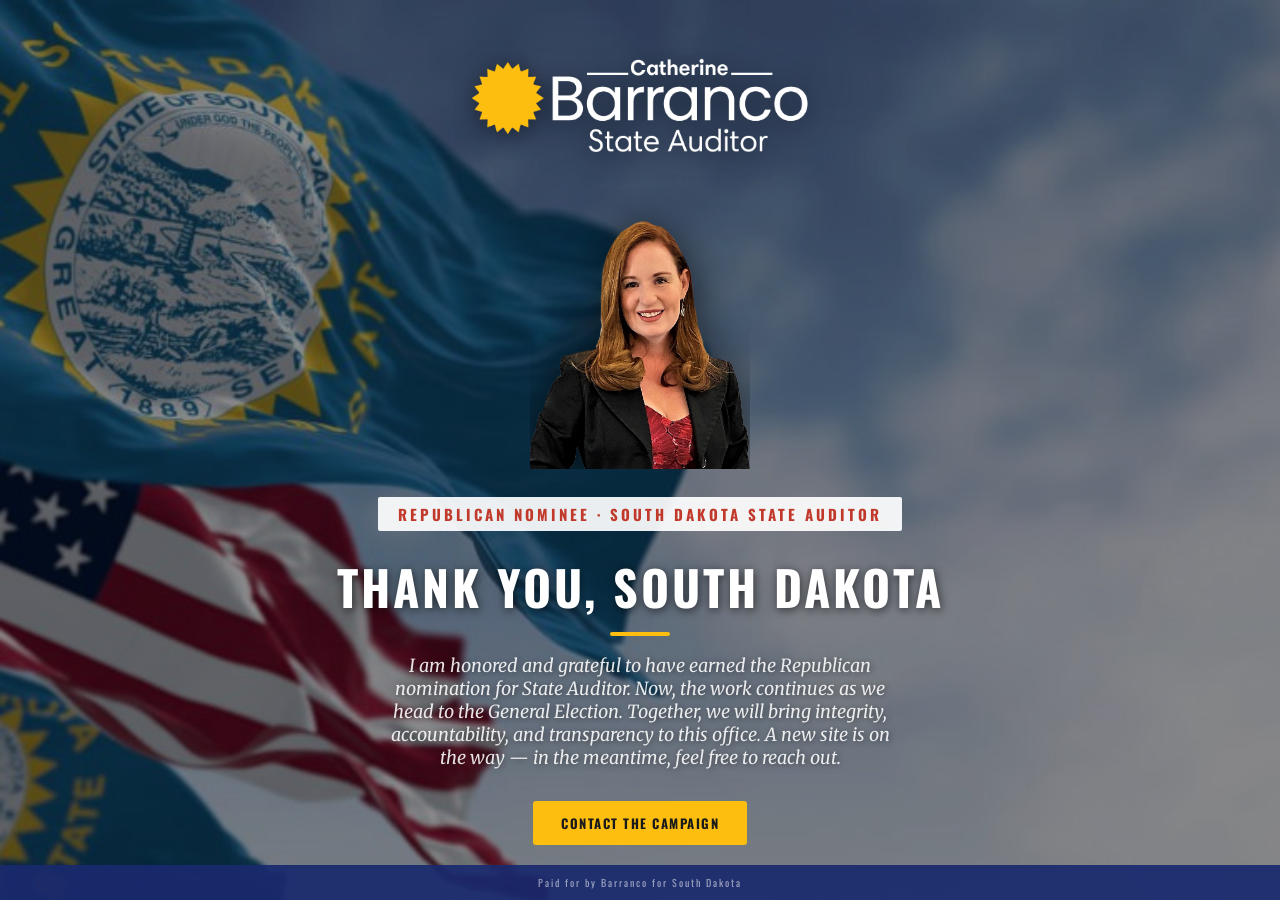
<file: index.html>
<!DOCTYPE html>
<html lang="en">
<head>
  <meta charset="UTF-8" />
  <meta name="viewport" content="width=device-width, initial-scale=1.0" />
  <meta name="description" content="Catherine Barranco for South Dakota State Auditor — Republican Nominee 2026." />
  <title>Catherine Barranco | South Dakota State Auditor</title>
  <link href="https://fonts.googleapis.com/css2?family=Oswald:wght@400;600;700&family=Merriweather:ital,wght@0,400;1,400&display=swap" rel="stylesheet" />
  <style>
    * { box-sizing: border-box; margin: 0; padding: 0; }

    body {
      font-family: 'Oswald', sans-serif;
      min-height: 100vh;
      display: flex;
      flex-direction: column;
      overflow: hidden;
    }

    /* FLAG BACKGROUND */
    .bg {
      position: fixed;
      inset: 0;
      background-image: url('assets/sd-flag.jpg');
      background-size: cover;
      background-position: center 30%;
      filter: brightness(0.55) saturate(0.85);
      z-index: 0;
    }

    /* CONTENT */
    .splash {
      position: relative;
      z-index: 2;
      min-height: 100vh;
      display: flex;
      flex-direction: column;
      align-items: center;
      justify-content: center;
      padding: 40px 24px;
      text-align: center;
    }

    .logo {
      width: auto;
      max-width: 340px;
      margin-bottom: 32px;
      filter: drop-shadow(0 2px 12px rgba(0,0,0,0.5));
    }

    .photo-wrap {
      width: 220px;
      height: 280px;
      margin: 0 auto 28px;
      overflow: hidden;
      display: flex;
      align-items: flex-end;
      justify-content: center;
    }

    .photo-wrap img {
      width: 100%;
      height: 100%;
      object-fit: contain;
      object-position: bottom center;
      filter: drop-shadow(0 4px 20px rgba(0,0,0,0.6));
    }

    .rep-label {
      font-size: 15px;
      font-weight: 700;
      letter-spacing: 3px;
      color: #c0392b;
      background: rgba(255,255,255,0.92);
      display: inline-block;
      padding: 6px 20px;
      border-radius: 2px;
      margin-bottom: 20px;
    }

    .coming-soon {
      font-size: clamp(28px, 5vw, 48px);
      font-weight: 700;
      color: #fff;
      letter-spacing: 3px;
      text-transform: uppercase;
      text-shadow: 1px 2px 10px rgba(0,0,0,0.6);
      margin-bottom: 10px;
    }

    .gold-bar {
      width: 60px;
      height: 4px;
      background: #FDBE0F;
      margin: 0 auto 18px;
      border-radius: 2px;
    }

    .tagline {
      font-family: 'Merriweather', serif;
      font-style: italic;
      font-size: clamp(14px, 2vw, 18px);
      color: rgba(255,255,255,0.88);
      text-shadow: 1px 1px 6px rgba(0,0,0,0.5);
      margin-bottom: 32px;
      max-width: 520px;
    }

    .contact-link {
      display: inline-block;
      background: #FDBE0F;
      color: #1a1a1a;
      font-family: 'Oswald', sans-serif;
      font-size: 13px;
      font-weight: 700;
      letter-spacing: 1.5px;
      text-transform: uppercase;
      text-decoration: none;
      padding: 12px 28px;
      border-radius: 3px;
      transition: background 0.2s;
    }

    .contact-link:hover { background: #c9960a; }

    /* FOOTER */
    .splash-footer {
      position: fixed;
      bottom: 0;
      left: 0;
      right: 0;
      z-index: 3;
      background: rgba(26, 42, 110, 0.92);
      text-align: center;
      padding: 10px;
      font-size: 10px;
      letter-spacing: 2px;
      color: rgba(255,255,255,0.55);
    }

    @media (max-width: 480px) {
      .logo { max-width: 260px; }
      .photo-wrap { width: 160px; height: 200px; }
    }
  </style>
</head>
<body>

  <div class="bg" aria-hidden="true"></div>

  <div class="splash">
    <img src="assets/logo-white.png" alt="Catherine Barranco for State Auditor" class="logo" />

    <div class="photo-wrap">
      <img src="assets/catherine-headshot.png" alt="Catherine Barranco" />
    </div>

    <div class="rep-label">REPUBLICAN NOMINEE · SOUTH DAKOTA STATE AUDITOR</div>

    <div class="coming-soon">Thank You, South Dakota</div>
    <div class="gold-bar"></div>

    <p class="tagline">I am honored and grateful to have earned the Republican nomination for State Auditor. Now, the work continues as we head to the General Election. Together, we will bring integrity, accountability, and transparency to this office. A new site is on the way — in the meantime, feel free to reach out.</p>

    <a href="mailto:info@catherinebarranco.com" class="contact-link">Contact the Campaign</a>
  </div>

  <div class="splash-footer">
    Paid for by Barranco for South Dakota
  </div>

</body>
</html>
</file>
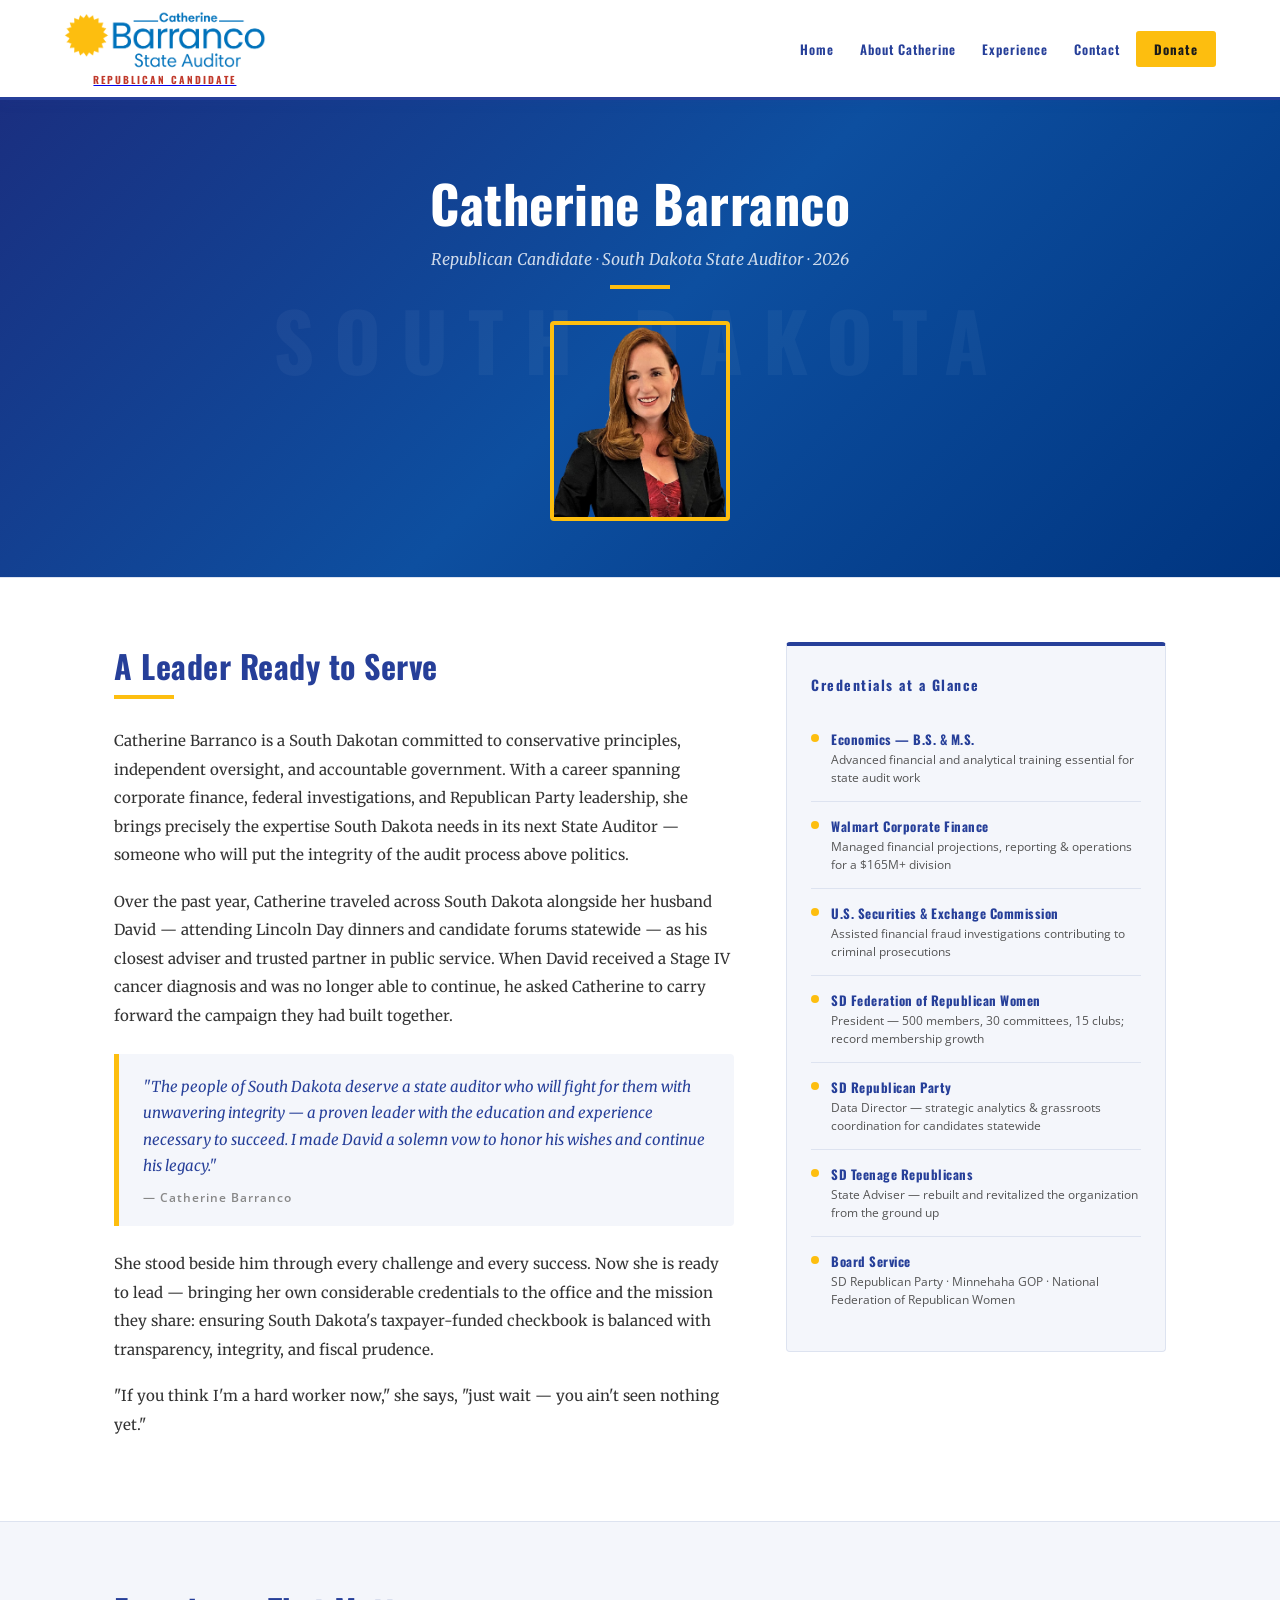
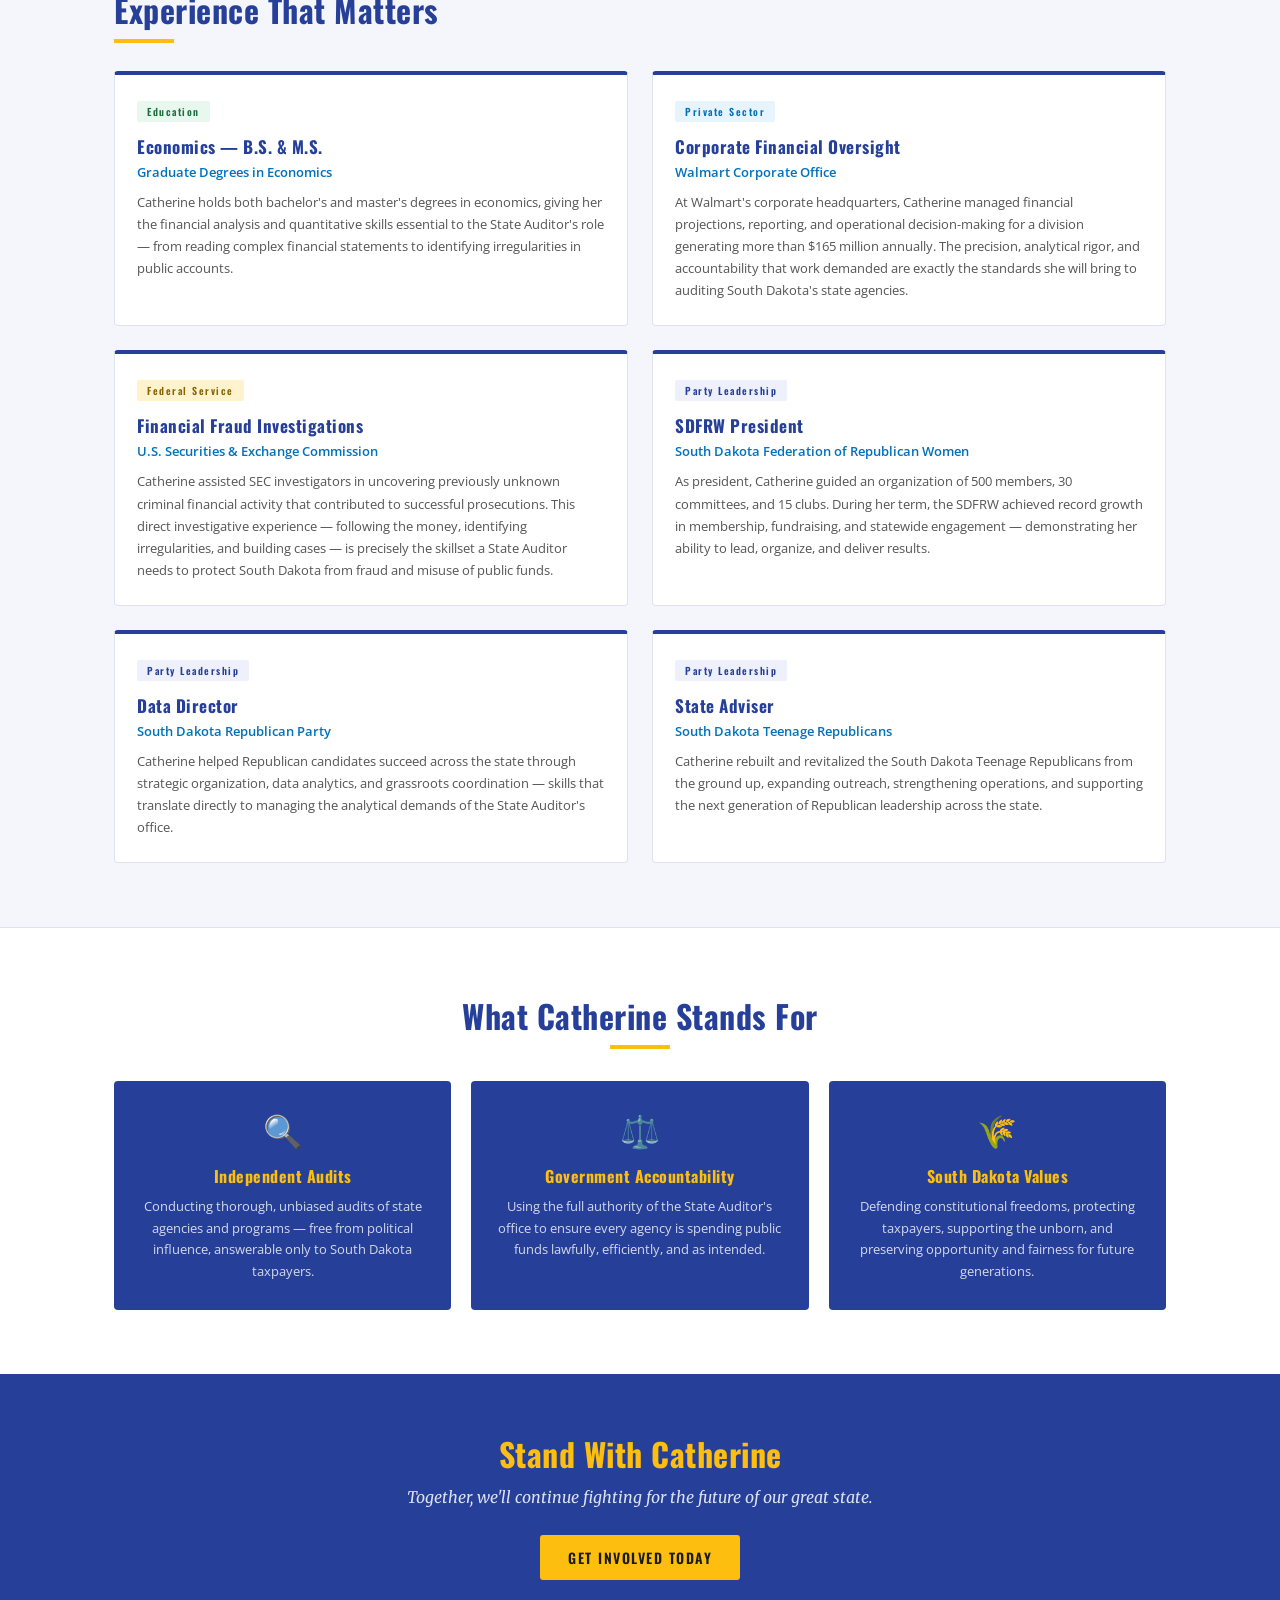
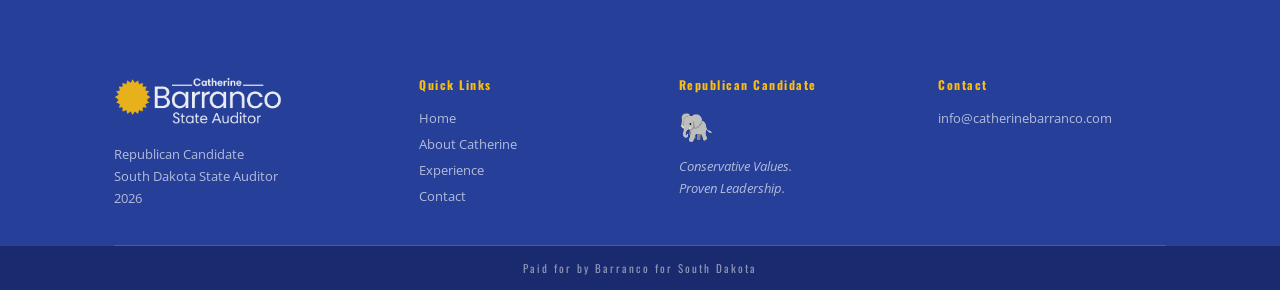
<file: about.html>
<!DOCTYPE html>
<html lang="en">
<head>
  <meta charset="UTF-8" />
  <meta name="viewport" content="width=device-width, initial-scale=1.0" />
  <meta name="description" content="About Catherine Barranco — Republican candidate for South Dakota State Auditor 2026. Independent oversight, accountability, and transparency for South Dakota taxpayers." />
  <title>About Catherine | Barranco for South Dakota</title>
  <link rel="stylesheet" href="assets/styles.css" />
  <style>
    /* ── ABOUT PAGE SPECIFIC ── */
    .about-hero {
      background: linear-gradient(135deg, #1a2f80 0%, #0d4fa0 50%, #003580 100%);
      padding: 64px 0 56px;
      text-align: center;
      position: relative;
      overflow: hidden;
    }
    .about-hero::before {
      content: 'SOUTH DAKOTA';
      position: absolute;
      top: 50%;
      left: 50%;
      transform: translate(-50%, -50%);
      font-family: 'Oswald', sans-serif;
      font-size: 80px;
      font-weight: 700;
      letter-spacing: 20px;
      color: rgba(255,255,255,0.04);
      white-space: nowrap;
      pointer-events: none;
    }
    .about-hero h1 {
      color: #fff;
      font-size: clamp(32px, 5vw, 52px);
      margin-bottom: 8px;
      position: relative;
    }
    .about-hero .sub {
      font-family: 'Merriweather', serif;
      font-style: italic;
      color: rgba(255,255,255,0.80);
      font-size: 16px;
      margin-bottom: 16px;
    }
    .about-hero .gold-bar {
      width: 60px;
      height: 4px;
      background: #FDBE0F;
      margin: 0 auto;
    }
    .about-hero-photo-strip {
      display: flex;
      justify-content: center;
      margin-top: 32px;
      position: relative;
    }
    .about-hero-photo-strip img {
      width: 180px;
      height: 200px;
      object-fit: cover;
      object-position: center top;
      border: 4px solid #FDBE0F;
      border-radius: 4px;
    }

    /* ── PAGE SECTIONS ── */
    .page-section { padding: 64px 0; border-top: 1px solid #dde3f0; }
    .page-section:first-of-type { border-top: none; }

    .section-heading {
      font-family: 'Oswald', sans-serif;
      font-size: 32px;
      color: #263F99;
      margin-bottom: 6px;
    }
    .section-rule { width: 60px; height: 4px; background: #FDBE0F; margin-bottom: 28px; margin-top: 4px; }

    .intro-grid {
      display: grid;
      grid-template-columns: 1fr 380px;
      gap: 52px;
      align-items: start;
    }

    .intro-text p {
      font-family: 'Merriweather', serif;
      font-size: 15px;
      line-height: 1.9;
      color: #333;
      margin-bottom: 18px;
    }

    .pull-quote {
      background: #f4f6fb;
      border-left: 5px solid #FDBE0F;
      padding: 20px 24px;
      margin: 24px 0;
      border-radius: 0 4px 4px 0;
    }
    .pull-quote p {
      font-family: 'Merriweather', serif;
      font-style: italic;
      font-size: 15px;
      line-height: 1.75;
      color: #263F99;
      margin: 0;
    }
    .pull-quote cite {
      display: block;
      font-family: 'Open Sans', sans-serif;
      font-style: normal;
      font-size: 12px;
      font-weight: 600;
      letter-spacing: 1px;
      color: #888;
      margin-top: 10px;
    }

    /* ── EXPERIENCE TIMELINE ── */
    #experience { background: #f4f6fb; }

    .exp-grid {
      display: grid;
      grid-template-columns: 1fr 1fr;
      gap: 24px;
      margin-top: 8px;
    }

    .exp-card {
      background: #fff;
      border: 1px solid #dde3f0;
      border-top: 4px solid #263F99;
      border-radius: 4px;
      padding: 24px 22px;
      transition: box-shadow 0.2s;
    }
    .exp-card:hover { box-shadow: 0 4px 20px rgba(38,63,153,0.10); }

    .exp-card-tag {
      display: inline-block;
      font-family: 'Oswald', sans-serif;
      font-size: 10px;
      font-weight: 600;
      letter-spacing: 1.5px;
      padding: 3px 10px;
      border-radius: 2px;
      margin-bottom: 12px;
    }
    .tag-private { background: #e8f4fb; color: #0072BB; }
    .tag-federal { background: #fff3cd; color: #856404; }
    .tag-party   { background: #eef1fb; color: #263F99; }
    .tag-edu     { background: #e8f8ef; color: #1a6e3f; }

    .exp-card h3 {
      font-size: 17px;
      color: #263F99;
      margin-bottom: 4px;
    }
    .exp-card .org {
      font-family: 'Open Sans', sans-serif;
      font-size: 13px;
      font-weight: 600;
      color: #0072BB;
      margin-bottom: 10px;
    }
    .exp-card p {
      font-size: 13px;
      line-height: 1.7;
      color: #555;
    }

    /* ── VALUES ── */
    .values-grid {
      display: grid;
      grid-template-columns: repeat(3, 1fr);
      gap: 20px;
      margin-top: 8px;
    }
    .value-card {
      background: #263F99;
      color: #fff;
      border-radius: 4px;
      padding: 28px 22px;
      text-align: center;
    }
    .value-card .v-icon { font-size: 32px; margin-bottom: 12px; display: block; }
    .value-card h3 { font-size: 16px; color: #FDBE0F; margin-bottom: 8px; }
    .value-card p { font-size: 13px; line-height: 1.65; color: rgba(255,255,255,0.80); }

    /* ── RESPONSIVE ── */
    @media (max-width: 860px) {
      .intro-grid { grid-template-columns: 1fr; }
      .exp-grid { grid-template-columns: 1fr; }
      .values-grid { grid-template-columns: 1fr 1fr; }
    }
    @media (max-width: 540px) {
      .values-grid { grid-template-columns: 1fr; }
    }
  </style>
</head>
<body>

<!-- ═══════════════════════════════════════
     NAVIGATION
════════════════════════════════════════ -->
<nav id="navbar" role="navigation" aria-label="Main navigation">
  <div class="nav-inner">
    <a href="index.html" class="nav-logo" aria-label="Catherine Barranco home">
      <img src="assets/logo-blue.png" alt="Catherine Barranco for State Auditor" />
      <span style="display:block;font-family:'Oswald',sans-serif;font-size:10px;font-weight:700;letter-spacing:2px;color:#c0392b;text-align:center;margin-top:2px;">REPUBLICAN CANDIDATE</span>
    </a>
    <button class="nav-toggle" aria-label="Toggle menu" aria-expanded="false" onclick="toggleNav(this)">
      <span></span><span></span><span></span>
    </button>
    <ul class="nav-links" id="nav-links" role="list">
      <li><a href="index.html">Home</a></li>
      <li><a href="about.html">About Catherine</a></li>
      <li><a href="#experience">Experience</a></li>
      <li><a href="index.html#contact">Contact</a></li>
      <li><a href="index.html#contact" class="nav-donate">Donate</a></li>
    </ul>
  </div>
</nav>

<!-- ═══════════════════════════════════════
     ABOUT HERO
════════════════════════════════════════ -->
<section class="about-hero" aria-label="About Catherine Barranco">
  <div class="container">
    <h1>Catherine Barranco</h1>
    <p class="sub">Republican Candidate · South Dakota State Auditor · 2026</p>
    <div class="gold-bar"></div>
    <div class="about-hero-photo-strip">
      <img src="assets/catherine-headshot.png" alt="Catherine Barranco, candidate for South Dakota State Auditor" />
    </div>
  </div>
</section>

<!-- ═══════════════════════════════════════
     INTRO
════════════════════════════════════════ -->
<section class="page-section" aria-label="About Catherine">
  <div class="container">
    <div class="intro-grid">
      <div class="intro-text">
        <h2 class="section-heading">A Leader Ready to Serve</h2>
        <div class="section-rule"></div>

        <p>
          Catherine Barranco is a South Dakotan committed to conservative principles, independent oversight, and accountable government. With a career spanning corporate finance, federal investigations, and Republican Party leadership, she brings precisely the expertise South Dakota needs in its next State Auditor — someone who will put the integrity of the audit process above politics.
        </p>

        <p>
          Over the past year, Catherine traveled across South Dakota alongside her husband David — attending Lincoln Day dinners and candidate forums statewide — as his closest adviser and trusted partner in public service. When David received a Stage IV cancer diagnosis and was no longer able to continue, he asked Catherine to carry forward the campaign they had built together.
        </p>

        <div class="pull-quote">
          <p>"The people of South Dakota deserve a state auditor who will fight for them with unwavering integrity — a proven leader with the education and experience necessary to succeed. I made David a solemn vow to honor his wishes and continue his legacy."</p>
          <cite>— Catherine Barranco</cite>
        </div>

        <p>
          She stood beside him through every challenge and every success. Now she is ready to lead — bringing her own considerable credentials to the office and the mission they share: ensuring South Dakota's taxpayer-funded checkbook is balanced with transparency, integrity, and fiscal prudence.
        </p>

        <p>
          "If you think I'm a hard worker now," she says, "just wait — you ain't seen nothing yet."
        </p>
      </div>

      <!-- CREDENTIALS SIDEBAR -->
      <div>
        <div class="credentials-card">
          <h3>Credentials at a Glance</h3>

          <div class="cred-item">
            <div class="cred-dot"></div>
            <div>
              <h4>Economics — B.S. &amp; M.S.</h4>
              <p>Advanced financial and analytical training essential for state audit work</p>
            </div>
          </div>

          <div class="cred-item">
            <div class="cred-dot"></div>
            <div>
              <h4>Walmart Corporate Finance</h4>
              <p>Managed financial projections, reporting &amp; operations for a $165M+ division</p>
            </div>
          </div>

          <div class="cred-item">
            <div class="cred-dot"></div>
            <div>
              <h4>U.S. Securities &amp; Exchange Commission</h4>
              <p>Assisted financial fraud investigations contributing to criminal prosecutions</p>
            </div>
          </div>

          <div class="cred-item">
            <div class="cred-dot"></div>
            <div>
              <h4>SD Federation of Republican Women</h4>
              <p>President — 500 members, 30 committees, 15 clubs; record membership growth</p>
            </div>
          </div>

          <div class="cred-item">
            <div class="cred-dot"></div>
            <div>
              <h4>SD Republican Party</h4>
              <p>Data Director — strategic analytics &amp; grassroots coordination for candidates statewide</p>
            </div>
          </div>

          <div class="cred-item">
            <div class="cred-dot"></div>
            <div>
              <h4>SD Teenage Republicans</h4>
              <p>State Adviser — rebuilt and revitalized the organization from the ground up</p>
            </div>
          </div>

          <div class="cred-item">
            <div class="cred-dot"></div>
            <div>
              <h4>Board Service</h4>
              <p>SD Republican Party · Minnehaha GOP · National Federation of Republican Women</p>
            </div>
          </div>
        </div>
      </div>

    </div>
  </div>
</section>

<!-- ═══════════════════════════════════════
     EXPERIENCE
════════════════════════════════════════ -->
<section id="experience" class="page-section" aria-label="Professional experience">
  <div class="container">
    <h2 class="section-heading">Experience That Matters</h2>
    <div class="section-rule"></div>

    <div class="exp-grid">

      <div class="exp-card">
        <span class="exp-card-tag tag-edu">Education</span>
        <h3>Economics — B.S. &amp; M.S.</h3>
        <div class="org">Graduate Degrees in Economics</div>
        <p>Catherine holds both bachelor's and master's degrees in economics, giving her the financial analysis and quantitative skills essential to the State Auditor's role — from reading complex financial statements to identifying irregularities in public accounts.</p>
      </div>

      <div class="exp-card">
        <span class="exp-card-tag tag-private">Private Sector</span>
        <h3>Corporate Financial Oversight</h3>
        <div class="org">Walmart Corporate Office</div>
        <p>At Walmart's corporate headquarters, Catherine managed financial projections, reporting, and operational decision-making for a division generating more than $165 million annually. The precision, analytical rigor, and accountability that work demanded are exactly the standards she will bring to auditing South Dakota's state agencies.</p>
      </div>

      <div class="exp-card">
        <span class="exp-card-tag tag-federal">Federal Service</span>
        <h3>Financial Fraud Investigations</h3>
        <div class="org">U.S. Securities &amp; Exchange Commission</div>
        <p>Catherine assisted SEC investigators in uncovering previously unknown criminal financial activity that contributed to successful prosecutions. This direct investigative experience — following the money, identifying irregularities, and building cases — is precisely the skillset a State Auditor needs to protect South Dakota from fraud and misuse of public funds.</p>
      </div>

      <div class="exp-card">
        <span class="exp-card-tag tag-party">Party Leadership</span>
        <h3>SDFRW President</h3>
        <div class="org">South Dakota Federation of Republican Women</div>
        <p>As president, Catherine guided an organization of 500 members, 30 committees, and 15 clubs. During her term, the SDFRW achieved record growth in membership, fundraising, and statewide engagement — demonstrating her ability to lead, organize, and deliver results.</p>
      </div>

      <div class="exp-card">
        <span class="exp-card-tag tag-party">Party Leadership</span>
        <h3>Data Director</h3>
        <div class="org">South Dakota Republican Party</div>
        <p>Catherine helped Republican candidates succeed across the state through strategic organization, data analytics, and grassroots coordination — skills that translate directly to managing the analytical demands of the State Auditor's office.</p>
      </div>

      <div class="exp-card">
        <span class="exp-card-tag tag-party">Party Leadership</span>
        <h3>State Adviser</h3>
        <div class="org">South Dakota Teenage Republicans</div>
        <p>Catherine rebuilt and revitalized the South Dakota Teenage Republicans from the ground up, expanding outreach, strengthening operations, and supporting the next generation of Republican leadership across the state.</p>
      </div>

    </div>
  </div>
</section>

<!-- ═══════════════════════════════════════
     VALUES
════════════════════════════════════════ -->
<section class="page-section" aria-label="Catherine's values">
  <div class="container">
    <h2 class="section-heading text-center">What Catherine Stands For</h2>
    <div class="section-rule" style="margin:4px auto 32px;"></div>

    <div class="values-grid">
      <div class="value-card">
        <span class="v-icon" aria-hidden="true">🔍</span>
        <h3>Independent Audits</h3>
        <p>Conducting thorough, unbiased audits of state agencies and programs — free from political influence, answerable only to South Dakota taxpayers.</p>
      </div>
      <div class="value-card">
        <span class="v-icon" aria-hidden="true">⚖️</span>
        <h3>Government Accountability</h3>
        <p>Using the full authority of the State Auditor's office to ensure every agency is spending public funds lawfully, efficiently, and as intended.</p>
      </div>
      <div class="value-card">
        <span class="v-icon" aria-hidden="true">🌾</span>
        <h3>South Dakota Values</h3>
        <p>Defending constitutional freedoms, protecting taxpayers, supporting the unborn, and preserving opportunity and fairness for future generations.</p>
      </div>
    </div>
  </div>
</section>

<!-- ═══════════════════════════════════════
     CTA
════════════════════════════════════════ -->
<section style="background:#263F99;padding:56px 0;text-align:center;" aria-label="Support Catherine">
  <div class="container">
    <h2 style="color:#FDBE0F;font-size:32px;margin-bottom:10px;">Stand With Catherine</h2>
    <p style="font-family:'Merriweather',serif;font-style:italic;color:rgba(255,255,255,0.85);font-size:16px;margin-bottom:28px;max-width:560px;margin-left:auto;margin-right:auto;">
      Together, we'll continue fighting for the future of our great state.
    </p>
    <a href="index.html#contact" class="btn btn-gold">Get Involved Today</a>
  </div>
</section>

<!-- ═══════════════════════════════════════
     FOOTER
════════════════════════════════════════ -->
<footer id="footer-bar">
  <div class="container">
    <div class="footer-grid">
      <div class="footer-col">
        <div class="footer-logo">
          <img src="assets/logo-white.png" alt="Catherine Barranco for State Auditor" />
        </div>
        <p style="margin-top:12px;">Republican Candidate<br>South Dakota State Auditor<br>2026</p>
      </div>
      <div class="footer-col">
        <h4>Quick Links</h4>
        <a href="index.html">Home</a>
        <a href="about.html">About Catherine</a>
        <a href="#experience">Experience</a>
        <a href="index.html#contact">Contact</a>
      </div>
      <div class="footer-col">
        <h4>Republican Candidate</h4>
        <span class="elephant-icon" aria-hidden="true">🐘</span>
        <p style="font-style:italic;">Conservative Values.<br>Proven Leadership.</p>
      </div>
      <div class="footer-col">
        <h4>Contact</h4>
        <p>info@catherinebarranco.com</p>
      </div>
    </div>
  </div>
  <div class="footer-bottom">
    Paid for by Barranco for South Dakota
  </div>
</footer>

<script>
function toggleNav(btn) {
  const links = document.getElementById('nav-links');
  const open = links.classList.toggle('open');
  btn.setAttribute('aria-expanded', open);
}
</script>

</body>
</html>
</file>
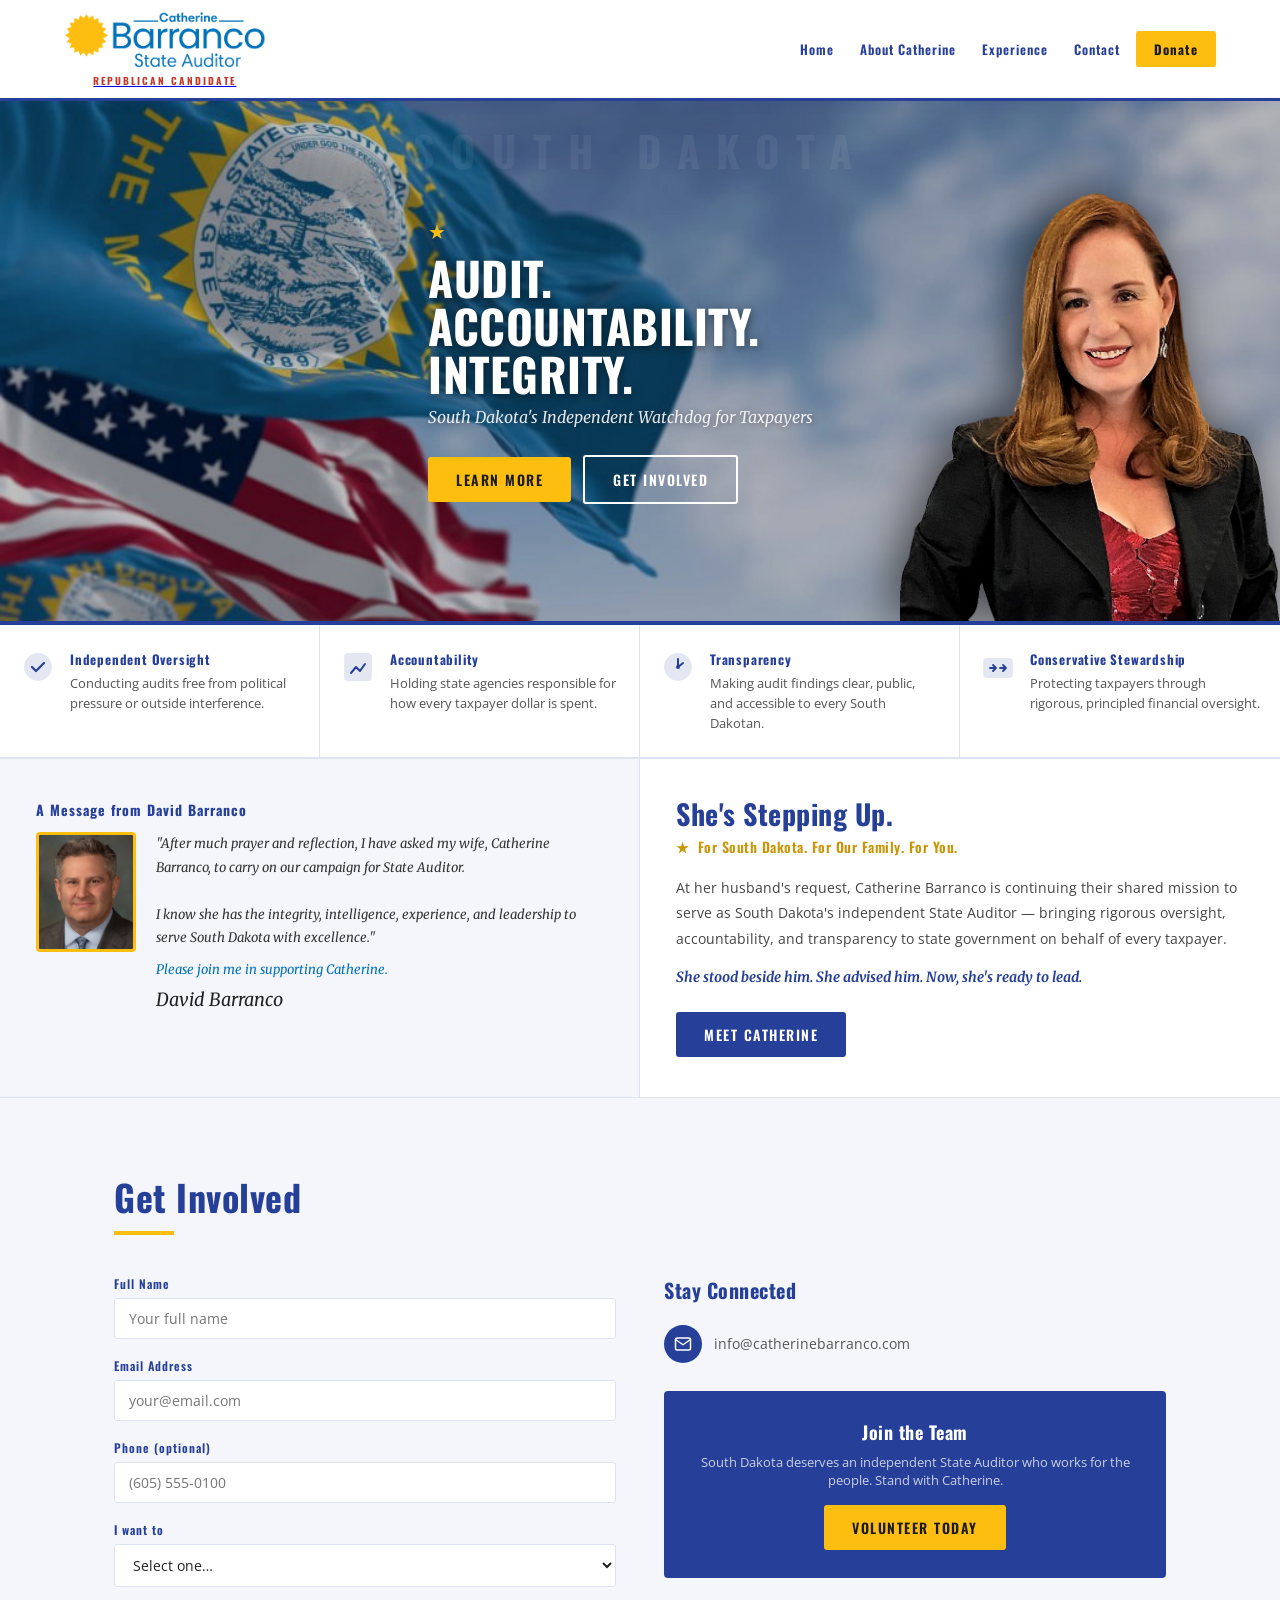
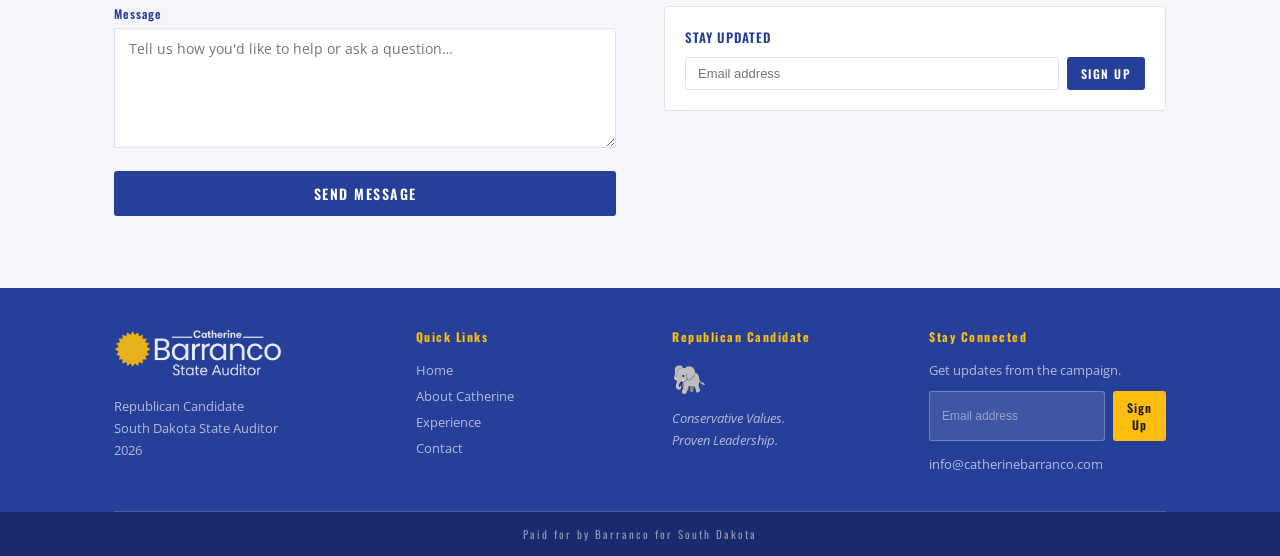
<file: index_main.html>
<!DOCTYPE html>
<html lang="en">
<head>
  <meta charset="UTF-8" />
  <meta name="viewport" content="width=device-width, initial-scale=1.0" />
  <meta name="description" content="Catherine Barranco for South Dakota State Auditor — Republican Candidate 2026. Independent audits, accountability, and transparency for South Dakota taxpayers." />
  <title>Catherine Barranco | South Dakota State Auditor</title>
  <link rel="stylesheet" href="assets/styles.css" />
</head>
<body>

<!-- NAV -->
<nav id="navbar" role="navigation" aria-label="Main navigation">
  <div class="nav-inner">
    <a href="index.html" class="nav-logo" aria-label="Catherine Barranco home">
      <img src="assets/logo-blue.png" alt="Catherine Barranco for State Auditor" />
      <span class="rep-label">REPUBLICAN CANDIDATE</span>
    </a>
    <button class="nav-toggle" aria-label="Toggle menu" aria-expanded="false" onclick="toggleNav(this)">
      <span></span><span></span><span></span>
    </button>
    <ul class="nav-links" id="nav-links" role="list">
      <li><a href="index.html">Home</a></li>
      <li><a href="about.html">About Catherine</a></li>
      <li><a href="about.html#experience">Experience</a></li>
      <li><a href="#contact">Contact</a></li>
      <li><a href="#contact" class="nav-donate">Donate</a></li>
    </ul>
  </div>
</nav>

<!-- HERO -->
<section id="hero" aria-label="Campaign hero">
  <div class="hero-flag" aria-hidden="true"></div>
  <div class="hero-sd-text" aria-hidden="true">SOUTH DAKOTA</div>

  <div class="hero-content hero-content-right">
    <span class="hero-star" aria-hidden="true">★</span>
    <h1>Audit. Accountability.<br>Integrity.</h1>
    <p class="hero-sub">South Dakota's Independent Watchdog for Taxpayers</p>
    <a href="about.html" class="btn btn-gold">Learn More</a>
    &nbsp;
    <a href="#contact" class="btn btn-outline">Get Involved</a>
  </div>

  <div class="hero-photo" aria-hidden="true">
    <img src="assets/catherine-headshot.png" alt="Catherine Barranco" />
  </div>
</section>

<!-- ICON ROW -->
<section id="icon-row" aria-label="Campaign priorities">
  <div class="icon-grid">

    <div class="icon-cell">
      <svg width="36" height="36" viewBox="0 0 36 36" fill="none" aria-hidden="true">
        <circle cx="18" cy="18" r="13" fill="#263F99" opacity="0.12" stroke="#263F99" stroke-width="1.8"/>
        <path d="M12 18l4 4 8-8" stroke="#263F99" stroke-width="2.2" stroke-linecap="round" stroke-linejoin="round"/>
      </svg>
      <div>
        <h4>Independent Oversight</h4>
        <p>Conducting audits free from political pressure or outside interference.</p>
      </div>
    </div>

    <div class="icon-cell">
      <svg width="36" height="36" viewBox="0 0 36 36" fill="none" aria-hidden="true">
        <rect x="5" y="5" width="26" height="26" rx="3" fill="#263F99" opacity="0.12" stroke="#263F99" stroke-width="1.8"/>
        <path d="M11 24l5-6 4 4 5-7" stroke="#263F99" stroke-width="2" stroke-linecap="round" stroke-linejoin="round"/>
      </svg>
      <div>
        <h4>Accountability</h4>
        <p>Holding state agencies responsible for how every taxpayer dollar is spent.</p>
      </div>
    </div>

    <div class="icon-cell">
      <svg width="36" height="36" viewBox="0 0 36 36" fill="none" aria-hidden="true">
        <circle cx="18" cy="18" r="13" fill="#263F99" opacity="0.12" stroke="#263F99" stroke-width="1.8"/>
        <line x1="18" y1="10" x2="18" y2="18" stroke="#263F99" stroke-width="2" stroke-linecap="round"/>
        <circle cx="18" cy="18" r="2" fill="#263F99"/>
        <line x1="18" y1="18" x2="23" y2="14" stroke="#263F99" stroke-width="2" stroke-linecap="round"/>
      </svg>
      <div>
        <h4>Transparency</h4>
        <p>Making audit findings clear, public, and accessible to every South Dakotan.</p>
      </div>
    </div>

    <div class="icon-cell">
      <svg width="36" height="36" viewBox="0 0 36 36" fill="none" aria-hidden="true">
        <rect x="4" y="10" width="28" height="18" rx="3" fill="#263F99" opacity="0.12" stroke="#263F99" stroke-width="1.8"/>
        <path d="M10 19h6m0 0l-3-3m3 3l-3 3" stroke="#263F99" stroke-width="1.8" stroke-linecap="round" stroke-linejoin="round"/>
        <path d="M20 19h6m0 0l-3-3m3 3l-3 3" stroke="#263F99" stroke-width="1.8" stroke-linecap="round" stroke-linejoin="round"/>
      </svg>
      <div>
        <h4>Conservative Stewardship</h4>
        <p>Protecting taxpayers through rigorous, principled financial oversight.</p>
      </div>
    </div>

  </div>
</section>

<!-- TWO PANEL -->
<section id="two-panel" aria-label="Message from David and Catherine's commitment">

  <div class="panel panel-david">
    <h3>A Message from David Barranco</h3>
    <div class="panel-david-inner">
      <div class="david-photo">
        <img src="assets/david-photo.jpg" alt="David Barranco" />
      </div>
      <div>
        <blockquote>
          "After much prayer and reflection, I have asked my wife, Catherine Barranco, to carry on our campaign for State Auditor.<br><br>
          I know she has the integrity, intelligence, experience, and leadership to serve South Dakota with excellence."
        </blockquote>
        <p class="join">Please join me in supporting Catherine.</p>
        <div class="signature">David Barranco</div>
      </div>
    </div>
  </div>

  <div class="panel panel-stepping">
    <h3>She's Stepping Up.</h3>
    <div class="gold-tagline">
      <span aria-hidden="true">★</span>
      For South Dakota. For Our Family. For You.
    </div>
    <p>
      At her husband's request, Catherine Barranco is continuing their shared mission
      to serve as South Dakota's independent State Auditor — bringing rigorous oversight,
      accountability, and transparency to state government on behalf of every taxpayer.
    </p>
    <p class="italic-line">
      She stood beside him. She advised him. Now, she's ready to lead.
    </p>
    <a href="about.html" class="btn btn-navy">Meet Catherine</a>
  </div>

</section>

<!-- CONTACT -->
<section id="contact" aria-label="Contact and get involved">
  <div class="container">
    <h2>Get Involved</h2>
    <div class="section-rule" style="width:60px;height:4px;background:#FDBE0F;margin-bottom:32px;margin-top:8px;"></div>

    <div class="contact-grid">

      <div class="contact-form">
        <form action="https://formspree.io/f/YOUR_FORM_ID" method="POST">
          <label for="name">Full Name</label>
          <input type="text" id="name" name="name" placeholder="Your full name" required />

          <label for="email">Email Address</label>
          <input type="email" id="email" name="email" placeholder="your@email.com" required />

          <label for="phone">Phone (optional)</label>
          <input type="tel" id="phone" name="phone" placeholder="(605) 555-0100" />

          <label for="interest">I want to</label>
          <select id="interest" name="interest">
            <option value="">Select one…</option>
            <option value="volunteer">Volunteer for the campaign</option>
            <option value="donate">Make a donation</option>
            <option value="sign">Put up a yard sign</option>
            <option value="message">Send a message</option>
          </select>

          <label for="message">Message</label>
          <textarea id="message" name="message" placeholder="Tell us how you'd like to help or ask a question…"></textarea>

          <button type="submit" class="btn btn-navy" style="width:100%;text-align:center;">Send Message</button>
          <input type="hidden" name="_replyto" value="info@catherinebarranco.com" />
          <input type="hidden" name="_subject" value="New message — CatherineBarranco.com" />
        </form>
      </div>

      <div class="contact-info">
        <h3>Stay Connected</h3>

        <div class="contact-info-item">
          <div class="contact-icon">
            <svg viewBox="0 0 24 24" fill="none" stroke="#fff" stroke-width="2" stroke-linecap="round" stroke-linejoin="round">
              <path d="M4 4h16c1.1 0 2 .9 2 2v12c0 1.1-.9 2-2 2H4c-1.1 0-2-.9-2-2V6c0-1.1.9-2 2-2z"/><polyline points="22,6 12,13 2,6"/>
            </svg>
          </div>
          <p>info@catherinebarranco.com</p>
        </div>

        <div class="volunteer-cta">
          <h4>Join the Team</h4>
          <p>South Dakota deserves an independent State Auditor who works for the people. Stand with Catherine.</p>
          <a href="#contact" class="btn btn-gold">Volunteer Today</a>
        </div>

        <div style="margin-top:28px;padding:20px;background:#fff;border:1px solid #dde3f0;border-radius:4px;">
          <p style="font-family:'Oswald',sans-serif;font-size:13px;font-weight:600;letter-spacing:1px;color:#263F99;margin-bottom:10px;">STAY UPDATED</p>
          <form action="https://formspree.io/f/YOUR_FORM_ID" method="POST" style="display:flex;gap:8px;">
            <input type="email" name="email" placeholder="Email address" style="flex:1;padding:8px 12px;border:1px solid #dde3f0;border-radius:3px;font-size:13px;" required />
            <button type="submit" class="btn btn-navy" style="font-size:12px;padding:8px 14px;">Sign Up</button>
          </form>
        </div>
      </div>

    </div>
  </div>
</section>

<!-- FOOTER -->
<footer id="footer-bar">
  <div class="container">
    <div class="footer-grid">

      <div class="footer-col">
        <div class="footer-logo">
          <img src="assets/logo-white.png" alt="Catherine Barranco for State Auditor" />
        </div>
        <p style="margin-top:12px;">Republican Candidate<br>South Dakota State Auditor<br>2026</p>
      </div>

      <div class="footer-col">
        <h4>Quick Links</h4>
        <a href="index.html">Home</a>
        <a href="about.html">About Catherine</a>
        <a href="about.html#experience">Experience</a>
        <a href="#contact">Contact</a>
      </div>

      <div class="footer-col">
        <h4>Republican Candidate</h4>
        <span class="elephant-icon" aria-hidden="true">🐘</span>
        <p style="font-style:italic;">Conservative Values.<br>Proven Leadership.</p>
      </div>

      <div class="footer-col">
        <h4>Stay Connected</h4>
        <p>Get updates from the campaign.</p>
        <form action="https://formspree.io/f/YOUR_FORM_ID" method="POST">
          <div class="footer-email-form">
            <input type="email" name="email" placeholder="Email address" required />
            <button type="submit">Sign Up</button>
          </div>
        </form>
        <p style="margin-top:12px;">info@catherinebarranco.com</p>
      </div>

    </div>
  </div>
  <div class="footer-bottom">
    Paid for by Barranco for South Dakota
  </div>
</footer>

<script>
function toggleNav(btn) {
  const links = document.getElementById('nav-links');
  const open = links.classList.toggle('open');
  btn.setAttribute('aria-expanded', open);
}
</script>

</body>
</html>
</file>
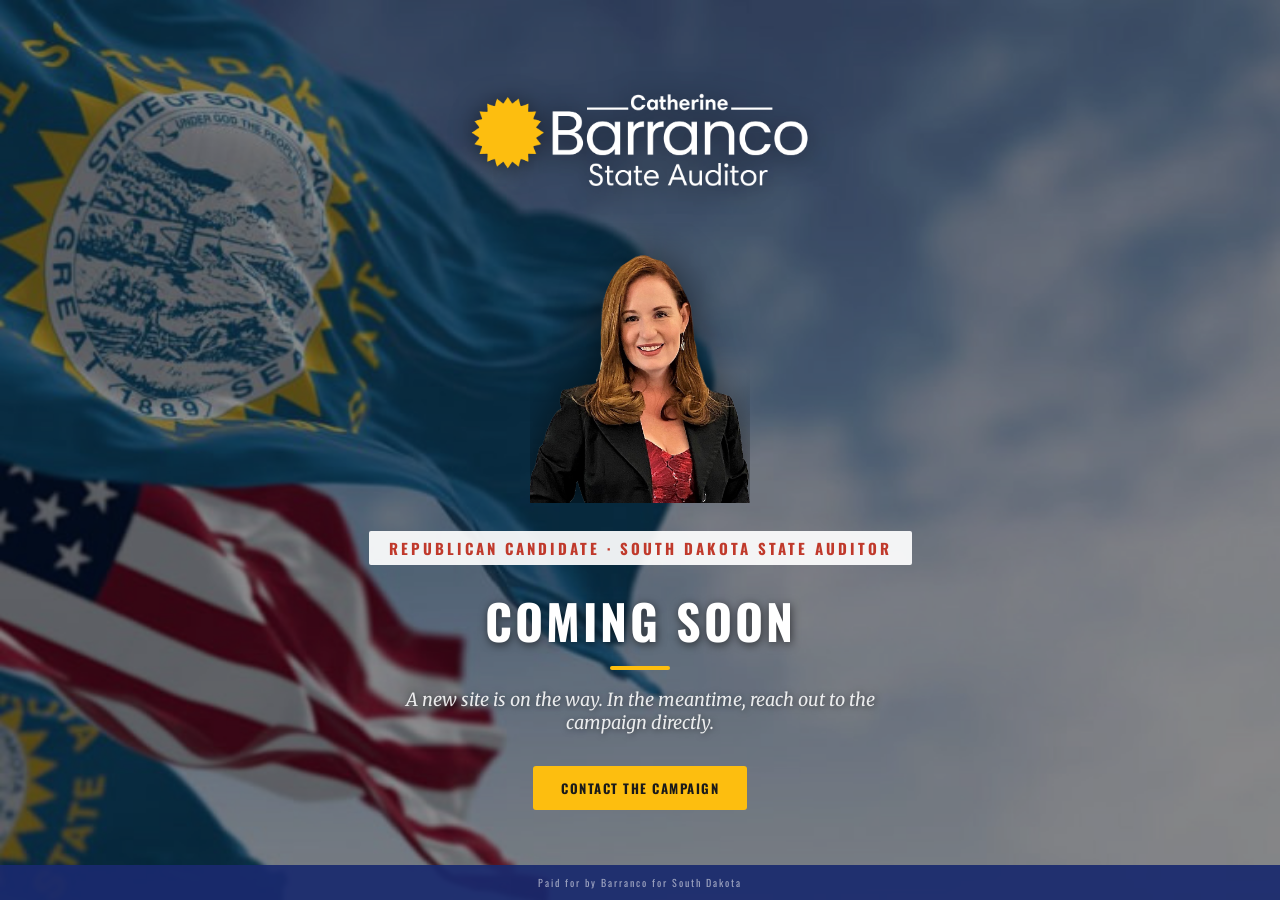
<file: index_old1.html>
<!DOCTYPE html>
<html lang="en">
<head>
  <meta charset="UTF-8" />
  <meta name="viewport" content="width=device-width, initial-scale=1.0" />
  <meta name="description" content="Catherine Barranco for South Dakota State Auditor — Republican Candidate 2026." />
  <title>Catherine Barranco | South Dakota State Auditor</title>
  <link href="https://fonts.googleapis.com/css2?family=Oswald:wght@400;600;700&family=Merriweather:ital,wght@0,400;1,400&display=swap" rel="stylesheet" />
  <style>
    * { box-sizing: border-box; margin: 0; padding: 0; }

    body {
      font-family: 'Oswald', sans-serif;
      min-height: 100vh;
      display: flex;
      flex-direction: column;
      overflow: hidden;
    }

    /* FLAG BACKGROUND */
    .bg {
      position: fixed;
      inset: 0;
      background-image: url('assets/sd-flag.jpg');
      background-size: cover;
      background-position: center 30%;
      filter: brightness(0.55) saturate(0.85);
      z-index: 0;
    }

    /* CONTENT */
    .splash {
      position: relative;
      z-index: 2;
      min-height: 100vh;
      display: flex;
      flex-direction: column;
      align-items: center;
      justify-content: center;
      padding: 40px 24px;
      text-align: center;
    }

    .logo {
      width: auto;
      max-width: 340px;
      margin-bottom: 32px;
      filter: drop-shadow(0 2px 12px rgba(0,0,0,0.5));
    }

    .photo-wrap {
      width: 220px;
      height: 280px;
      margin: 0 auto 28px;
      overflow: hidden;
      display: flex;
      align-items: flex-end;
      justify-content: center;
    }

    .photo-wrap img {
      width: 100%;
      height: 100%;
      object-fit: contain;
      object-position: bottom center;
      filter: drop-shadow(0 4px 20px rgba(0,0,0,0.6));
    }

    .rep-label {
      font-size: 15px;
      font-weight: 700;
      letter-spacing: 3px;
      color: #c0392b;
      background: rgba(255,255,255,0.92);
      display: inline-block;
      padding: 6px 20px;
      border-radius: 2px;
      margin-bottom: 20px;
    }

    .coming-soon {
      font-size: clamp(28px, 5vw, 48px);
      font-weight: 700;
      color: #fff;
      letter-spacing: 3px;
      text-transform: uppercase;
      text-shadow: 1px 2px 10px rgba(0,0,0,0.6);
      margin-bottom: 10px;
    }

    .gold-bar {
      width: 60px;
      height: 4px;
      background: #FDBE0F;
      margin: 0 auto 18px;
      border-radius: 2px;
    }

    .tagline {
      font-family: 'Merriweather', serif;
      font-style: italic;
      font-size: clamp(14px, 2vw, 18px);
      color: rgba(255,255,255,0.88);
      text-shadow: 1px 1px 6px rgba(0,0,0,0.5);
      margin-bottom: 32px;
      max-width: 480px;
    }

    .contact-link {
      display: inline-block;
      background: #FDBE0F;
      color: #1a1a1a;
      font-family: 'Oswald', sans-serif;
      font-size: 13px;
      font-weight: 700;
      letter-spacing: 1.5px;
      text-transform: uppercase;
      text-decoration: none;
      padding: 12px 28px;
      border-radius: 3px;
      transition: background 0.2s;
    }

    .contact-link:hover { background: #c9960a; }

    /* FOOTER */
    .splash-footer {
      position: fixed;
      bottom: 0;
      left: 0;
      right: 0;
      z-index: 3;
      background: rgba(26, 42, 110, 0.92);
      text-align: center;
      padding: 10px;
      font-size: 10px;
      letter-spacing: 2px;
      color: rgba(255,255,255,0.55);
    }

    @media (max-width: 480px) {
      .logo { max-width: 260px; }
      .photo-wrap { width: 160px; height: 200px; }
    }
  </style>
</head>
<body>

  <div class="bg" aria-hidden="true"></div>

  <div class="splash">
    <img src="assets/logo-white.png" alt="Catherine Barranco for State Auditor" class="logo" />

    <div class="photo-wrap">
      <img src="assets/catherine-headshot.png" alt="Catherine Barranco" />
    </div>

    <div class="rep-label">REPUBLICAN CANDIDATE · SOUTH DAKOTA STATE AUDITOR</div>

    <div class="coming-soon">Coming Soon</div>
    <div class="gold-bar"></div>

    <p class="tagline">A new site is on the way. In the meantime, reach out to the campaign directly.</p>

    <a href="mailto:info@catherinebarranco.com" class="contact-link">Contact the Campaign</a>
  </div>

  <div class="splash-footer">
    Paid for by Barranco for South Dakota
  </div>

</body>
</html>
</file>
<file: assets/styles.css>
/* =============================================
   BARRANCO FOR SOUTH DAKOTA — CAMPAIGN SITE
   Colors: #263F99 (navy) | #0072BB (blue) | #FDBE0F (gold)
   ============================================= */

@import url('https://fonts.googleapis.com/css2?family=Oswald:wght@400;600;700&family=Merriweather:ital,wght@0,400;0,700;1,400&family=Open+Sans:wght@400;600;700&display=swap');

*, *::before, *::after { box-sizing: border-box; margin: 0; padding: 0; }

:root {
  --navy:  #263F99;
  --blue:  #0072BB;
  --gold:  #FDBE0F;
  --gold-dark: #c9960a;
  --white: #ffffff;
  --light: #f4f6fb;
  --dark:  #1a1a2e;
  --gray:  #555;
  --border: #dde3f0;
}

html { scroll-behavior: smooth; }

body {
  font-family: 'Open Sans', sans-serif;
  font-size: 16px;
  color: #222;
  background: #fff;
}

h1, h2, h3, h4, h5 {
  font-family: 'Oswald', sans-serif;
  font-weight: 700;
  letter-spacing: 0.5px;
}

/* ── UTILITY ─────────────────────────────── */
.container { max-width: 1100px; margin: 0 auto; padding: 0 24px; }
.sr-only { position: absolute; width: 1px; height: 1px; overflow: hidden; clip: rect(0,0,0,0); }
.gold { color: var(--gold-dark); }
.navy { color: var(--navy); }
.text-center { text-align: center; }

/* ── NAV ─────────────────────────────────── */
#navbar {
  position: sticky;
  top: 0;
  z-index: 1000;
  background: #fff;
  border-bottom: 3px solid var(--navy);
  box-shadow: 0 2px 12px rgba(38,63,153,0.10);
}

.nav-inner {
  display: flex;
  align-items: center;
  justify-content: space-between;
  padding: 10px 24px;
  max-width: 1200px;
  margin: 0 auto;
}

.nav-logo img { height: 60px; width: auto; display: block; }

.nav-links {
  display: flex;
  align-items: center;
  gap: 6px;
  list-style: none;
}

.nav-links a {
  font-family: 'Oswald', sans-serif;
  font-size: 13px;
  font-weight: 600;
  letter-spacing: 1px;
  color: var(--navy);
  text-decoration: none;
  padding: 6px 10px;
  border-bottom: 2px solid transparent;
  transition: border-color 0.2s, color 0.2s;
}

.nav-links a:hover { color: var(--blue); border-bottom-color: var(--gold); }

.nav-donate {
  background: var(--gold) !important;
  color: #1a1a1a !important;
  padding: 8px 18px !important;
  border-radius: 3px;
  border-bottom: none !important;
  font-weight: 700 !important;
  transition: background 0.2s !important;
}
.nav-donate:hover { background: var(--gold-dark) !important; }

.nav-toggle { display: none; background: none; border: none; cursor: pointer; padding: 4px; }
.nav-toggle span { display: block; width: 24px; height: 2px; background: var(--navy); margin: 5px 0; transition: 0.3s; }

/* ── HERO ─────────────────────────────────── */
#hero {
  position: relative;
  min-height: 520px;
  overflow: hidden;
  display: flex;
  align-items: center;
  background: #0d4fa0;
}

.hero-flag {
  position: absolute;
  inset: 0;
  background-image: url('sd-flag.jpg');
  background-size: cover;
  background-position: center 30%;
  background-repeat: no-repeat;
  filter: brightness(0.75) saturate(0.9);
}

.hero-seal { display: none; }
.hero-seal-inner { display: none; }
.hero-seal-text { display: none; }

.hero-sd-text {
  position: absolute;
  top: 18px;
  left: 50%;
  transform: translateX(-50%);
  font-family: 'Oswald', sans-serif;
  font-size: 42px;
  font-weight: 700;
  letter-spacing: 16px;
  color: rgba(255,255,255,0.06);
  white-space: nowrap;
  pointer-events: none;
}

.hero-photo {
  position: absolute;
  right: 0;
  bottom: 0;
  height: 110%;
  max-height: 580px;
  width: 380px;
  display: flex;
  align-items: flex-end;
  justify-content: center;
}

.hero-photo img {
  width: 100%;
  height: 100%;
  object-fit: contain;
  object-position: bottom center;
  display: block;
  filter: drop-shadow(-8px 0 24px rgba(0,0,0,0.6));
}

.hero-content {
  position: relative;
  z-index: 2;
  color: #fff;
  max-width: 500px;
  padding: 48px 24px 48px 48px;
  animation: fadeUp 0.8s ease both;
}

.hero-content-right {
  margin-left: auto;
  margin-right: 400px;
}

.rep-label {
  display: block;
  font-family: 'Oswald', sans-serif;
  font-size: 10px;
  font-weight: 700;
  letter-spacing: 2px;
  color: #c0392b;
  text-align: center;
  margin-top: 3px;
  width: 100%;
}

@keyframes fadeUp {
  from { opacity: 0; transform: translateY(24px); }
  to   { opacity: 1; transform: translateY(0); }
}

.hero-content h1 {
  font-size: clamp(28px, 4vw, 46px);
  line-height: 1.05;
  text-transform: uppercase;
  text-shadow: 1px 2px 10px rgba(0,0,0,0.5);
  margin-bottom: 10px;
}

.hero-star { color: var(--gold); font-size: 20px; margin-bottom: 8px; display: block; }

.hero-sub {
  font-family: 'Merriweather', serif;
  font-style: italic;
  font-size: 16px;
  color: rgba(255,255,255,0.88);
  margin-bottom: 28px;
  text-shadow: 1px 1px 6px rgba(0,0,0,0.4);
}

.btn {
  display: inline-block;
  font-family: 'Oswald', sans-serif;
  font-weight: 600;
  letter-spacing: 1.5px;
  text-transform: uppercase;
  text-decoration: none;
  padding: 12px 28px;
  border-radius: 3px;
  font-size: 14px;
  transition: all 0.2s;
  cursor: pointer;
  border: none;
}

.btn-gold { background: var(--gold); color: #1a1a1a; }
.btn-gold:hover { background: var(--gold-dark); }
.btn-navy { background: var(--navy); color: #fff; }
.btn-navy:hover { background: #1a2f80; }
.btn-outline { background: transparent; color: #fff; border: 2px solid #fff; }
.btn-outline:hover { background: rgba(255,255,255,0.12); }

/* ── ICON ROW ────────────────────────────── */
#icon-row {
  background: #fff;
  border-top: 4px solid var(--navy);
  border-bottom: 1px solid var(--border);
}

.icon-grid {
  display: grid;
  grid-template-columns: repeat(4, 1fr);
  divide: 1px solid var(--border);
}

.icon-cell {
  display: flex;
  align-items: flex-start;
  gap: 14px;
  padding: 24px 20px;
  border-right: 1px solid var(--border);
  transition: background 0.2s;
}

.icon-cell:last-child { border-right: none; }
.icon-cell:hover { background: var(--light); }

.icon-cell svg { flex-shrink: 0; }

.icon-cell h4 {
  font-size: 13px;
  letter-spacing: 0.8px;
  color: var(--navy);
  margin-bottom: 4px;
}

.icon-cell p {
  font-size: 13px;
  color: var(--gray);
  line-height: 1.55;
}

/* ── TWO PANEL ───────────────────────────── */
#two-panel {
  display: grid;
  grid-template-columns: 1fr 1fr;
  border-top: 1px solid var(--border);
}

.panel {
  padding: 40px 36px;
}

.panel-david {
  background: var(--light);
  border-right: 1px solid var(--border);
}

.panel-david-inner {
  display: flex;
  gap: 20px;
  align-items: flex-start;
}

.david-photo {
  width: 100px;
  height: 120px;
  border-radius: 4px;
  overflow: hidden;
  flex-shrink: 0;
  border: 3px solid var(--gold);
}

.david-photo img {
  width: 100%;
  height: 100%;
  object-fit: cover;
  object-position: center top;
}

.panel-david h3 {
  font-size: 14px;
  color: var(--navy);
  letter-spacing: 1px;
  margin-bottom: 12px;
}

.panel-david blockquote {
  font-family: 'Merriweather', serif;
  font-style: italic;
  font-size: 13px;
  line-height: 1.8;
  color: #333;
  margin-bottom: 12px;
}

.panel-david .join {
  font-family: 'Merriweather', serif;
  font-style: italic;
  font-size: 13px;
  color: var(--blue);
  margin-bottom: 10px;
}

.signature {
  font-family: 'Merriweather', serif;
  font-style: italic;
  font-size: 18px;
  color: #222;
}

.panel-stepping h3 {
  font-family: 'Oswald', sans-serif;
  font-size: 28px;
  font-weight: 700;
  color: var(--navy);
  line-height: 1.1;
  margin-bottom: 6px;
}

.gold-tagline {
  font-family: 'Oswald', sans-serif;
  font-size: 14px;
  font-weight: 600;
  color: var(--gold-dark);
  letter-spacing: 0.5px;
  margin-bottom: 18px;
  display: flex;
  align-items: center;
  gap: 8px;
}

.panel-stepping p {
  font-size: 14px;
  line-height: 1.8;
  color: #444;
  margin-bottom: 14px;
}

.panel-stepping .italic-line {
  font-family: 'Merriweather', serif;
  font-style: italic;
  font-size: 14px;
  font-weight: 700;
  color: var(--navy);
  margin-bottom: 22px;
}

/* ── ABOUT SECTION ───────────────────────── */
#about {
  background: #fff;
  padding: 72px 0;
  border-top: 1px solid var(--border);
}

.about-grid {
  display: grid;
  grid-template-columns: 1fr 380px;
  gap: 56px;
  align-items: start;
}

.about-text h2 {
  font-size: 36px;
  color: var(--navy);
  margin-bottom: 6px;
}

.about-text .section-rule {
  width: 60px;
  height: 4px;
  background: var(--gold);
  margin-bottom: 24px;
}

.about-text p {
  font-family: 'Merriweather', serif;
  font-size: 14px;
  line-height: 1.9;
  color: #333;
  margin-bottom: 16px;
}

.about-quote {
  background: var(--navy);
  color: #fff;
  padding: 24px 28px;
  border-radius: 4px;
  margin: 28px 0;
  position: relative;
}

.about-quote::before {
  content: '\201C';
  font-family: 'Merriweather', serif;
  font-size: 72px;
  color: var(--gold);
  position: absolute;
  top: -10px;
  left: 16px;
  line-height: 1;
}

.about-quote p {
  font-family: 'Merriweather', serif;
  font-style: italic;
  font-size: 15px;
  line-height: 1.75;
  color: rgba(255,255,255,0.92);
  padding-left: 20px;
  margin: 0;
}

.about-quote cite {
  display: block;
  font-family: 'Open Sans', sans-serif;
  font-style: normal;
  font-size: 12px;
  font-weight: 600;
  letter-spacing: 1px;
  color: var(--gold);
  margin-top: 12px;
  padding-left: 20px;
}

.credentials-card {
  background: var(--light);
  border: 1px solid var(--border);
  border-top: 4px solid var(--navy);
  border-radius: 4px;
  padding: 28px 24px;
}

.credentials-card h3 {
  font-size: 14px;
  letter-spacing: 1.5px;
  color: var(--navy);
  margin-bottom: 20px;
}

.cred-item {
  display: flex;
  gap: 12px;
  align-items: flex-start;
  padding: 14px 0;
  border-bottom: 1px solid var(--border);
}

.cred-item:last-child { border-bottom: none; }

.cred-dot {
  width: 8px;
  height: 8px;
  border-radius: 50%;
  background: var(--gold);
  flex-shrink: 0;
  margin-top: 5px;
}

.cred-item h4 {
  font-size: 13px;
  color: var(--navy);
  margin-bottom: 2px;
}

.cred-item p {
  font-size: 12px;
  color: var(--gray);
  line-height: 1.5;
}

/* ── CONTACT ─────────────────────────────── */
#contact {
  background: var(--light);
  padding: 72px 0;
  border-top: 1px solid var(--border);
}

#contact h2 {
  font-size: 36px;
  color: var(--navy);
  margin-bottom: 6px;
}

.contact-grid {
  display: grid;
  grid-template-columns: 1fr 1fr;
  gap: 48px;
  margin-top: 40px;
}

.contact-form label {
  display: block;
  font-family: 'Oswald', sans-serif;
  font-size: 12px;
  font-weight: 600;
  letter-spacing: 1px;
  color: var(--navy);
  margin-bottom: 6px;
}

.contact-form input,
.contact-form select,
.contact-form textarea {
  width: 100%;
  border: 1px solid var(--border);
  border-radius: 3px;
  padding: 10px 14px;
  font-family: 'Open Sans', sans-serif;
  font-size: 14px;
  color: #222;
  background: #fff;
  margin-bottom: 18px;
  transition: border-color 0.2s;
}

.contact-form input:focus,
.contact-form textarea:focus {
  outline: none;
  border-color: var(--blue);
}

.contact-form textarea { height: 120px; resize: vertical; }

.contact-info h3 {
  font-size: 20px;
  color: var(--navy);
  margin-bottom: 20px;
}

.contact-info-item {
  display: flex;
  gap: 12px;
  align-items: flex-start;
  margin-bottom: 18px;
}

.contact-icon {
  width: 38px;
  height: 38px;
  background: var(--navy);
  border-radius: 50%;
  display: flex;
  align-items: center;
  justify-content: center;
  flex-shrink: 0;
}

.contact-icon svg { width: 18px; height: 18px; }

.contact-info-item p {
  font-size: 14px;
  color: var(--gray);
  line-height: 1.6;
  padding-top: 8px;
}

.volunteer-cta {
  background: var(--navy);
  color: #fff;
  border-radius: 4px;
  padding: 28px 24px;
  margin-top: 28px;
  text-align: center;
}

.volunteer-cta h4 {
  font-size: 18px;
  margin-bottom: 8px;
}

.volunteer-cta p {
  font-size: 13px;
  color: rgba(255,255,255,0.75);
  margin-bottom: 16px;
}

/* ── FOOTER ──────────────────────────────── */
#footer-bar {
  background: var(--navy);
  color: #fff;
  padding: 40px 0 0;
}

.footer-grid {
  display: grid;
  grid-template-columns: 1.2fr 1fr 1fr 1fr;
  gap: 32px;
  padding-bottom: 32px;
  border-bottom: 1px solid rgba(255,255,255,0.15);
}

.footer-col h4 {
  font-size: 12px;
  letter-spacing: 1.5px;
  color: var(--gold);
  margin-bottom: 14px;
}

.footer-col p, .footer-col a {
  font-size: 13px;
  color: rgba(255,255,255,0.65);
  line-height: 1.7;
  text-decoration: none;
  display: block;
  margin-bottom: 4px;
}

.footer-col a:hover { color: #fff; }

.footer-logo img { height: 50px; width: auto; opacity: 0.9; }

.footer-email-form {
  display: flex;
  gap: 8px;
  margin-top: 10px;
}

.footer-email-form input {
  flex: 1;
  background: rgba(255,255,255,0.12);
  border: 1px solid rgba(255,255,255,0.25);
  border-radius: 3px;
  padding: 8px 12px;
  font-size: 12px;
  color: #fff;
}

.footer-email-form input::placeholder { color: rgba(255,255,255,0.45); }

.footer-email-form button {
  background: var(--gold);
  color: #1a1a1a;
  border: none;
  border-radius: 3px;
  padding: 8px 14px;
  font-family: 'Oswald', sans-serif;
  font-size: 12px;
  font-weight: 600;
  letter-spacing: 1px;
  cursor: pointer;
}

.footer-bottom {
  background: #1a2a6e;
  text-align: center;
  padding: 14px;
  font-family: 'Oswald', sans-serif;
  font-size: 11px;
  letter-spacing: 2px;
  color: rgba(255,255,255,0.5);
}

.elephant-icon { font-size: 28px; margin-bottom: 10px; display: block; }

/* ── RESPONSIVE ──────────────────────────── */
@media (max-width: 900px) {
  .icon-grid { grid-template-columns: 1fr 1fr; }
  .icon-cell:nth-child(2) { border-right: none; }
  .icon-cell:nth-child(3) { border-right: 1px solid var(--border); }
  #two-panel { grid-template-columns: 1fr; }
  .panel-david { border-right: none; border-bottom: 1px solid var(--border); }
  .about-grid { grid-template-columns: 1fr; }
  .contact-grid { grid-template-columns: 1fr; }
  .footer-grid { grid-template-columns: 1fr 1fr; }
  .hero-photo { width: 260px; right: 0; }
  .hero-seal { display: none; }
}

@media (max-width: 640px) {
  .nav-links { display: none; flex-direction: column; position: absolute; top: 100%; left: 0; right: 0; background: #fff; border-bottom: 3px solid var(--navy); padding: 12px 0; }
  .nav-links.open { display: flex; }
  .nav-links li { width: 100%; }
  .nav-links a { display: block; padding: 10px 24px; border-bottom: none; }
  .nav-toggle { display: block; }
  #navbar { position: relative; }
  .icon-grid { grid-template-columns: 1fr; }
  .icon-cell { border-right: none; border-bottom: 1px solid var(--border); }
  .footer-grid { grid-template-columns: 1fr; }

  /* HERO — stack vertically on mobile */
  #hero {
    flex-direction: column;
    align-items: center;
    min-height: auto;
    padding-bottom: 0;
  }
  .hero-photo {
    position: relative;
    right: auto;
    bottom: auto;
    width: 100%;
    max-width: 320px;
    height: 320px;
    max-height: 320px;
    margin: 0 auto;
    display: flex;
    order: 1;
  }
  .hero-photo img {
    object-fit: contain;
    object-position: bottom center;
    width: 100%;
    height: 100%;
  }
  .hero-content {
    position: relative;
    padding: 28px 20px 24px;
    margin: 0;
    text-align: center;
    order: 2;
    width: 100%;
  }
  .hero-content-right {
    margin-right: 0;
  }
  .hero-content h1 { font-size: 28px; }
  .hero-sd-text { display: none; }
  .hero-btns { justify-content: center; }
}
</file>
